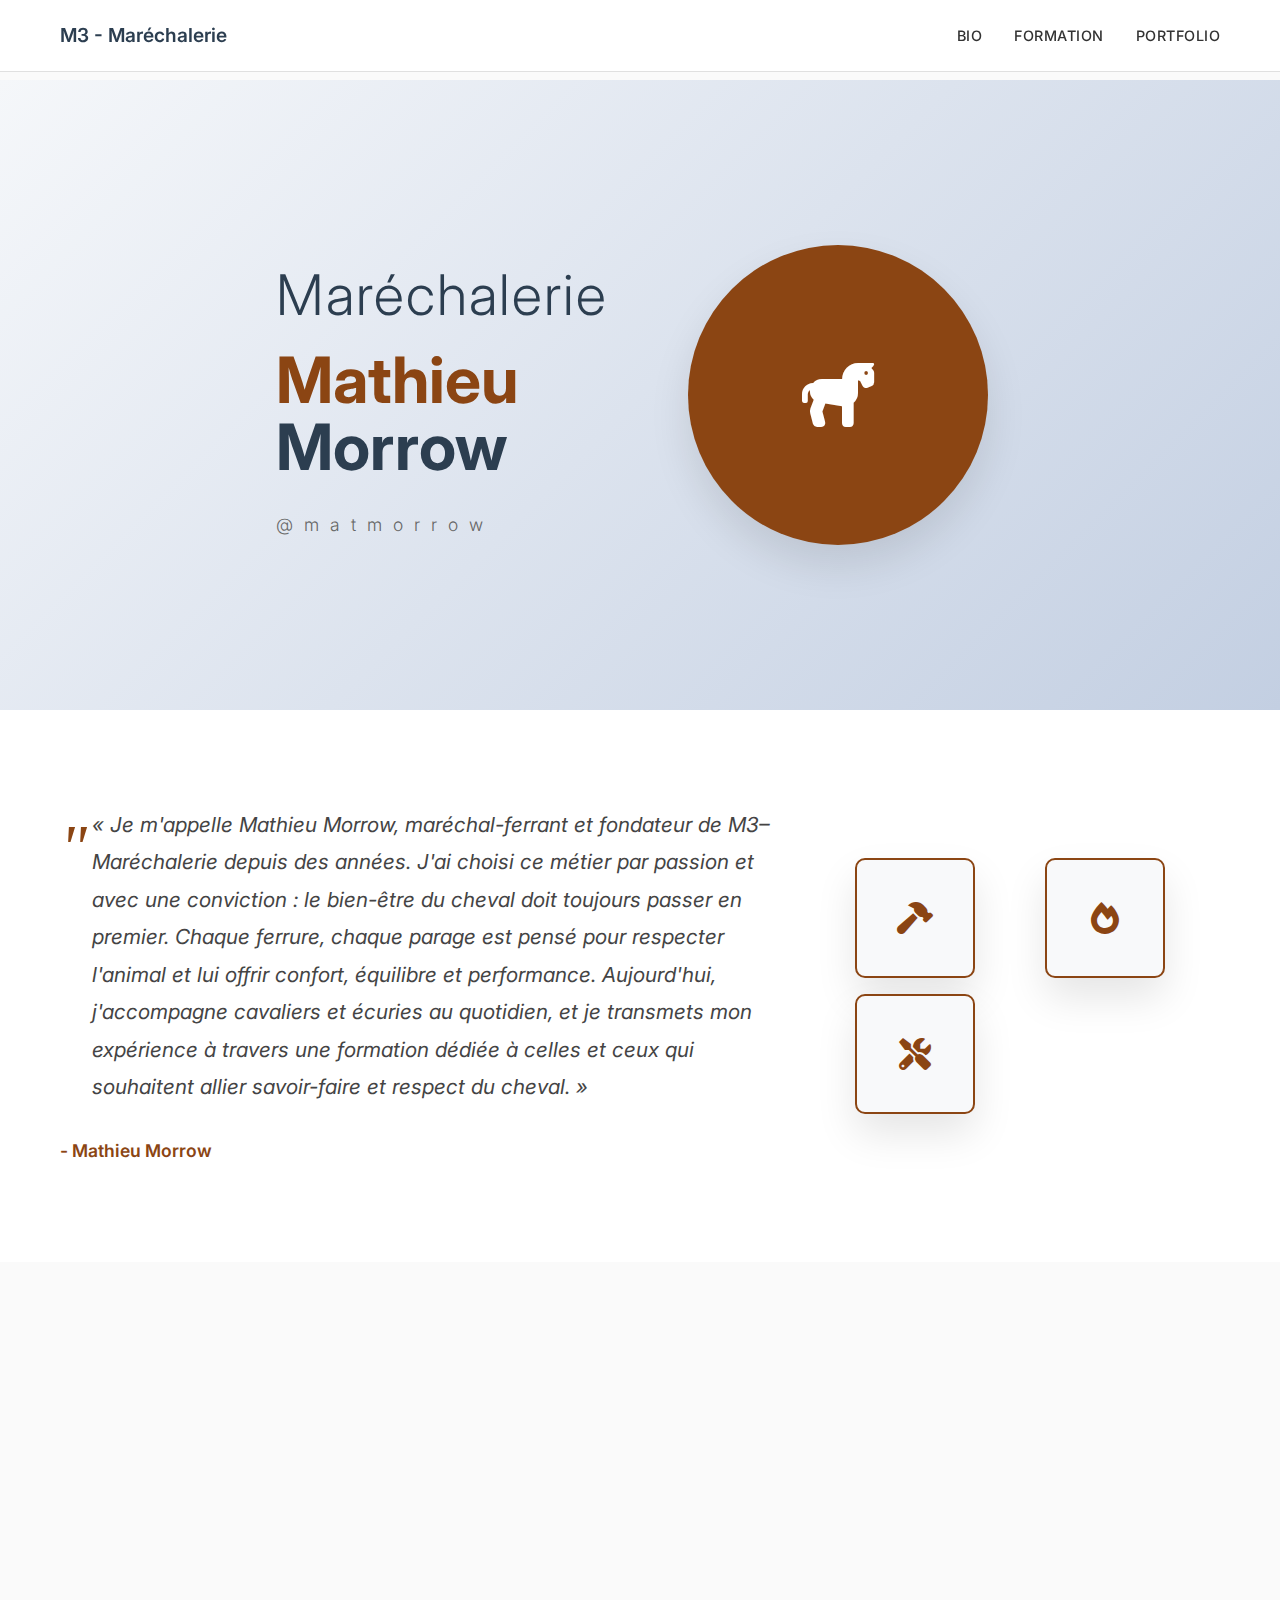
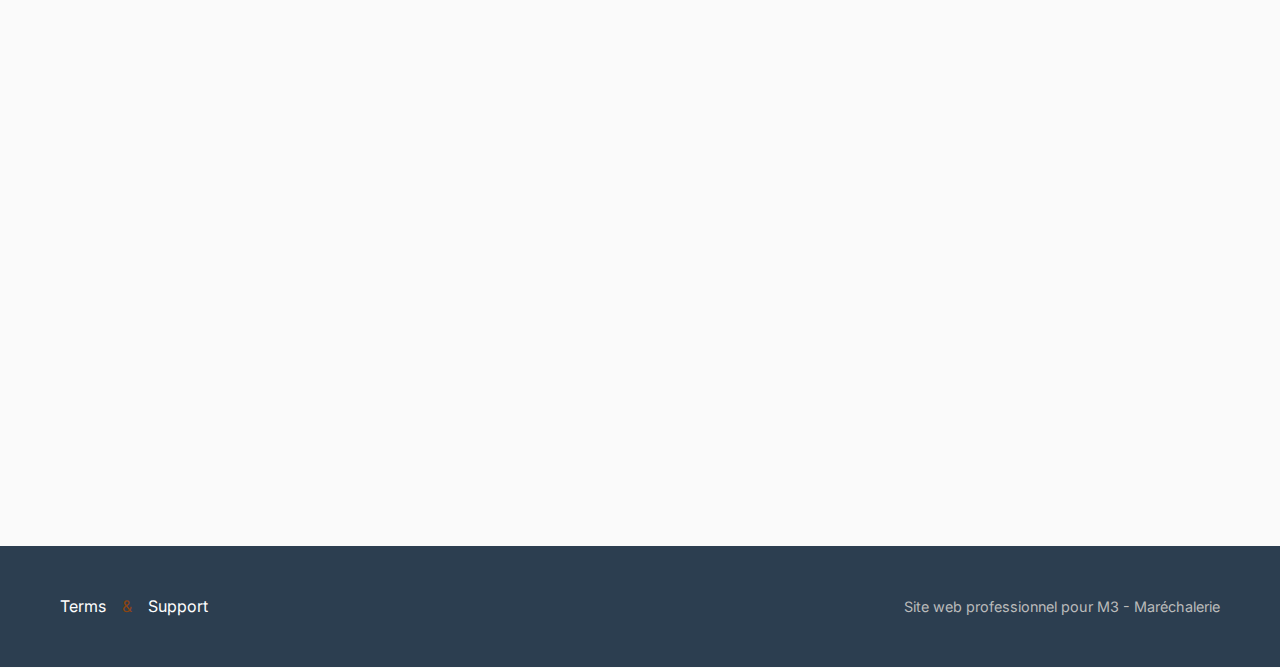
<file: index.html>
<!DOCTYPE html>
<html lang="fr">
<head>
    <meta charset="UTF-8">
    <meta name="viewport" content="width=device-width, initial-scale=1.0">
    <title>M3 - Maréchalerie | Mathieu Morrow</title>
    <link rel="stylesheet" href="styles.css">
    <link href="https://fonts.googleapis.com/css2?family=Inter:wght@300;400;500;600;700&display=swap" rel="stylesheet">
    <link rel="stylesheet" href="https://cdnjs.cloudflare.com/ajax/libs/font-awesome/6.0.0/css/all.min.css">
</head>
<body>
    <!-- Navigation -->
    <nav class="navbar">
        <div class="nav-container">
            <div class="nav-logo">
                <h3>M3 - Maréchalerie</h3>
            </div>
            <div class="nav-menu">
                <a href="#bio" class="nav-link">BIO</a>
                <a href="#formation" class="nav-link">FORMATION</a>
                <a href="#portfolio" class="nav-link">PORTFOLIO</a>
            </div>
            <div class="hamburger">
                <span></span>
                <span></span>
                <span></span>
            </div>
        </div>
    </nav>

    <!-- Hero Section -->
    <section class="hero">
        <div class="hero-container">
            <div class="hero-content">
                <h1 class="hero-title">Maréchalerie</h1>
                <h2 class="hero-name">Mathieu</h2>
                <h2 class="hero-surname">Morrow</h2>
                <div class="hero-social">
                    <p>@ m a t m o r r o w</p>
                </div>
            </div>
            <div class="hero-image">
                <div class="image-placeholder">
                    <i class="fas fa-horse"></i>
                </div>
            </div>
        </div>
    </section>

    <!-- Bio Section -->
    <section id="bio" class="bio">
        <div class="container">
            <div class="bio-content">
                <div class="bio-text">
                    <blockquote>
                        « Je m'appelle Mathieu Morrow, maréchal-ferrant et fondateur de M3–Maréchalerie depuis des années. J'ai choisi ce métier par passion et avec une conviction : le bien-être du cheval doit toujours passer en premier. Chaque ferrure, chaque parage est pensé pour respecter l'animal et lui offrir confort, équilibre et performance. Aujourd'hui, j'accompagne cavaliers et écuries au quotidien, et je transmets mon expérience à travers une formation dédiée à celles et ceux qui souhaitent allier savoir-faire et respect du cheval. »
                    </blockquote>
                    <cite>- Mathieu Morrow</cite>
                </div>
                <div class="bio-images">
                    <div class="image-grid">
                        <div class="image-placeholder small">
                            <i class="fas fa-hammer"></i>
                        </div>
                        <div class="image-placeholder small">
                            <i class="fas fa-fire"></i>
                        </div>
                        <div class="image-placeholder small">
                            <i class="fas fa-tools"></i>
                        </div>
                    </div>
                </div>
            </div>
        </div>
    </section>

    <!-- Guide Gratuit Section -->
    <section class="guide-section">
        <div class="container">
            <div class="guide-content">
                <div class="guide-header">
                    <h2>RECEVOIR SON PREMIER GUIDE GRATUIT</h2>
                    <p>En effet recevez gratuitement votre premier guide de maréchalerie ! Remplissez simplement vos coordonnées (nom, prénom, âge, email) peu importe votre niveau. Vous le recevrez par email votre guide pour découvrir les bases et vous initier à l'art de la maréchalerie.</p>
                    <p class="privacy-note">*pas d'inquiétudes vos données sont protégées!</p>
                    <p class="guide-quote">-"Un guide gratuit pour comprendre les fondamentaux de la maréchalerie — votre première étape vers la formation."</p>
                    <span class="step-number">.01</span>
                </div>
                
                <div class="form-section">
                    <h3>REMPLIR SES COORDONNÉES POUR RECEVOIR SON PREMIER GUIDE</h3>
                    <form class="guide-form" id="guideForm">
                        <div class="form-group">
                            <label for="email">ADRESSE MAIL</label>
                            <input type="email" id="email" name="email" placeholder="votre@email.fr" required>
                        </div>
                        <div class="form-group">
                            <label for="nom">NOM</label>
                            <input type="text" id="nom" name="nom" placeholder="LAURENT" required>
                        </div>
                        <div class="form-group">
                            <label for="prenom">PRÉNOM</label>
                            <input type="text" id="prenom" name="prenom" placeholder="MATISSE" required>
                        </div>
                        <div class="form-group">
                            <label for="date">DATE DE NAISSANCE</label>
                            <input type="date" id="date" name="date" required>
                        </div>
                        <button type="submit" class="submit-btn">RECEVOIR LE GUIDE</button>
                        <p class="delivery-note">(LE GUIDE PEUT PRENDRE UNE À DEUX HEURES POUR ARRIVER)</p>
                    </form>
                </div>
            </div>
        </div>
    </section>

    <!-- Formation Section -->
    <section id="formation" class="formation">
        <div class="container">
            <div class="formation-content">
                <div class="formation-header">
                    <h2>la formation</h2>
                    <span class="step-number">.02</span>
                </div>
                <div class="formation-description">
                    <h3>« M3 – De la forge au bien-être du cheval : devenez maréchal-ferrant. »</h3>
                    <p>Nous proposons une formation complète et professionnalisante pour apprendre la forge, le parage et la ferrure, tout en maîtrisant la locomotion et le bien-être du cheval. Alliez tradition et techniques modernes pour exercer un métier reconnu et recherché dans le monde équestre.</p>
                    <p class="formation-subtitle">-Apprendre le métier, pas à pas</p>
                </div>
            </div>
        </div>
    </section>

    <!-- Portfolio Section -->
    <section id="portfolio" class="portfolio">
        <div class="container">
            <div class="portfolio-header">
                <h2>PORTFOLIO</h2>
                <span class="step-number">03.</span>
            </div>
            <div class="portfolio-grid">
                <div class="portfolio-item">
                    <div class="image-placeholder">
                        <i class="fas fa-camera"></i>
                        <p>Travaux de ferrure</p>
                    </div>
                </div>
                <div class="portfolio-item">
                    <div class="image-placeholder">
                        <i class="fas fa-camera"></i>
                        <p>Formation en action</p>
                    </div>
                </div>
                <div class="portfolio-item">
                    <div class="image-placeholder">
                        <i class="fas fa-camera"></i>
                        <p>Outils et techniques</p>
                    </div>
                </div>
            </div>
        </div>
    </section>

    <!-- Footer -->
    <footer class="footer">
        <div class="container">
            <div class="footer-content">
                <div class="footer-links">
                    <a href="#terms">Terms</a>
                    <span>&</span>
                    <a href="#support">Support</a>
                </div>
                <div class="footer-note">
                    <p>Site web professionnel pour M3 - Maréchalerie</p>
                </div>
            </div>
        </div>
    </footer>

    <script src="script.js"></script>
</body>
</html>
</file>
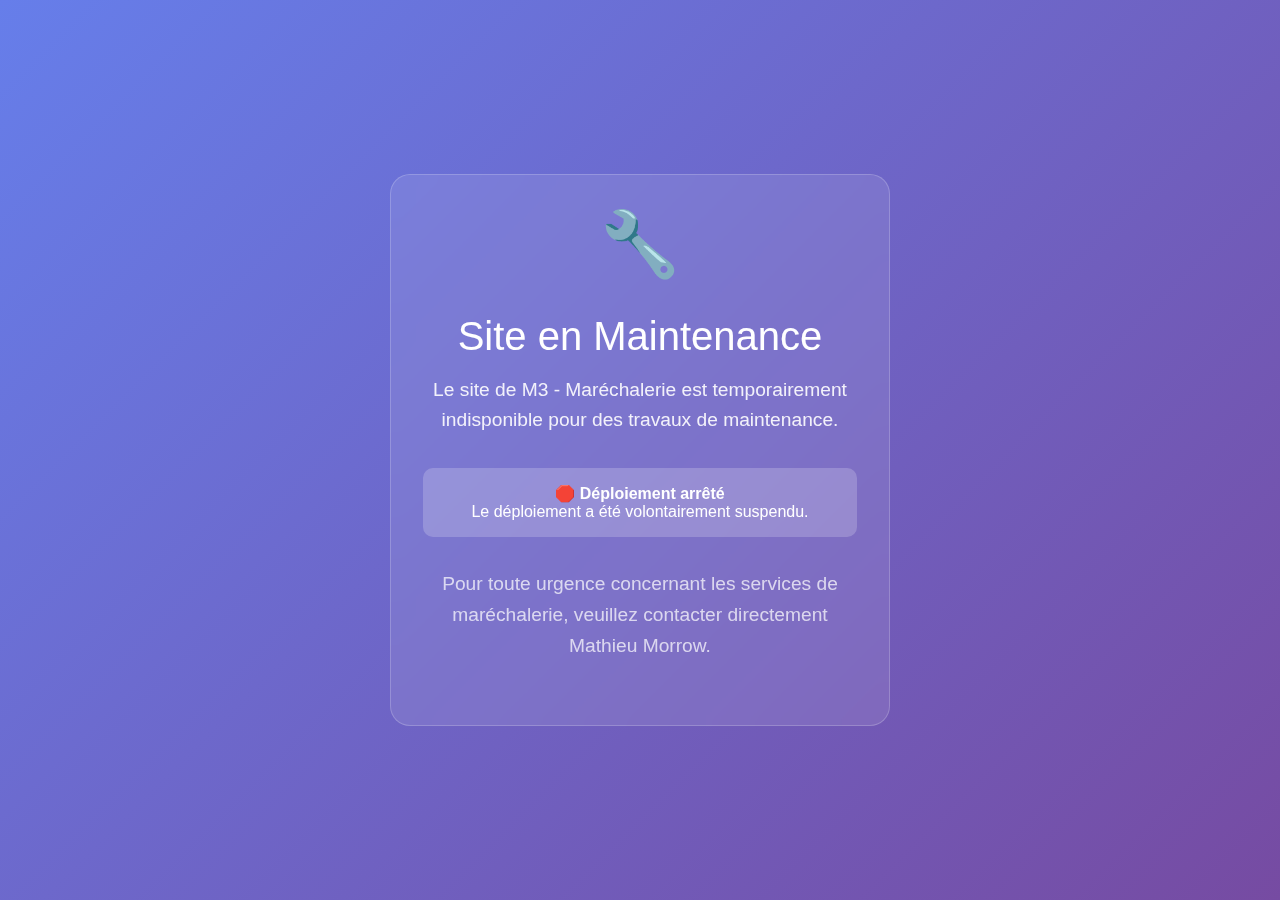
<file: maintenance.html>
<!DOCTYPE html>
<html lang="fr">
<head>
    <meta charset="UTF-8">
    <meta name="viewport" content="width=device-width, initial-scale=1.0">
    <title>Site en Maintenance - M3 Maréchalerie</title>
    <style>
        * {
            margin: 0;
            padding: 0;
            box-sizing: border-box;
        }
        
        body {
            font-family: 'Arial', sans-serif;
            background: linear-gradient(135deg, #667eea 0%, #764ba2 100%);
            min-height: 100vh;
            display: flex;
            align-items: center;
            justify-content: center;
            color: white;
        }
        
        .maintenance-container {
            text-align: center;
            padding: 2rem;
            background: rgba(255, 255, 255, 0.1);
            border-radius: 20px;
            backdrop-filter: blur(10px);
            border: 1px solid rgba(255, 255, 255, 0.2);
            max-width: 500px;
            margin: 0 auto;
        }
        
        .maintenance-icon {
            font-size: 4rem;
            margin-bottom: 2rem;
            color: #ffd700;
        }
        
        h1 {
            font-size: 2.5rem;
            margin-bottom: 1rem;
            font-weight: 300;
        }
        
        p {
            font-size: 1.2rem;
            line-height: 1.6;
            margin-bottom: 2rem;
            opacity: 0.9;
        }
        
        .status {
            background: rgba(255, 255, 255, 0.2);
            padding: 1rem;
            border-radius: 10px;
            margin-top: 2rem;
        }
        
        .contact {
            margin-top: 2rem;
            font-size: 0.9rem;
            opacity: 0.8;
        }
        
        @media (max-width: 600px) {
            h1 {
                font-size: 2rem;
            }
            
            p {
                font-size: 1rem;
            }
            
            .maintenance-container {
                margin: 1rem;
                padding: 1.5rem;
            }
        }
    </style>
</head>
<body>
    <div class="maintenance-container">
        <div class="maintenance-icon">🔧</div>
        <h1>Site en Maintenance</h1>
        <p>Le site de M3 - Maréchalerie est temporairement indisponible pour des travaux de maintenance.</p>
        
        <div class="status">
            <strong>🛑 Déploiement arrêté</strong><br>
            Le déploiement a été volontairement suspendu.
        </div>
        
        <div class="contact">
            <p>Pour toute urgence concernant les services de maréchalerie, veuillez contacter directement Mathieu Morrow.</p>
        </div>
    </div>
</body>
</html>
</file>
<file: styles.css>
/* Reset et styles de base */
* {
    margin: 0;
    padding: 0;
    box-sizing: border-box;
}

body {
    font-family: 'Inter', sans-serif;
    line-height: 1.6;
    color: #333;
    background-color: #fafafa;
}

.container {
    max-width: 1200px;
    margin: 0 auto;
    padding: 0 20px;
}

/* Navigation */
.navbar {
    position: fixed;
    top: 0;
    width: 100%;
    background: rgba(255, 255, 255, 0.95);
    backdrop-filter: blur(10px);
    border-bottom: 1px solid #e0e0e0;
    z-index: 1000;
    padding: 1rem 0;
}

.nav-container {
    max-width: 1200px;
    margin: 0 auto;
    padding: 0 20px;
    display: flex;
    justify-content: space-between;
    align-items: center;
}

.nav-logo h3 {
    font-weight: 600;
    color: #2c3e50;
    font-size: 1.2rem;
}

.nav-menu {
    display: flex;
    gap: 2rem;
}

.nav-link {
    text-decoration: none;
    color: #333;
    font-weight: 500;
    font-size: 0.9rem;
    letter-spacing: 0.5px;
    transition: color 0.3s ease;
    padding: 0.5rem 0;
}

.nav-link:hover {
    color: #8B4513;
}

.hamburger {
    display: none;
    flex-direction: column;
    cursor: pointer;
    gap: 4px;
}

.hamburger span {
    width: 25px;
    height: 3px;
    background: #333;
    transition: 0.3s;
}

/* Hero Section */
.hero {
    margin-top: 80px;
    padding: 4rem 0;
    background: linear-gradient(135deg, #f5f7fa 0%, #c3cfe2 100%);
    min-height: 70vh;
    display: flex;
    align-items: center;
}

.hero-container {
    max-width: 1200px;
    margin: 0 auto;
    padding: 0 20px;
    display: grid;
    grid-template-columns: 1fr 1fr;
    gap: 4rem;
    align-items: center;
}

.hero-content {
    text-align: left;
}

.hero-title {
    font-size: 3.5rem;
    font-weight: 300;
    color: #2c3e50;
    margin-bottom: 0.5rem;
    letter-spacing: 2px;
}

.hero-name {
    font-size: 4rem;
    font-weight: 700;
    color: #8B4513;
    margin-bottom: 0.2rem;
    line-height: 1;
}

.hero-surname {
    font-size: 4rem;
    font-weight: 700;
    color: #2c3e50;
    margin-bottom: 2rem;
    line-height: 1;
}

.hero-social {
    font-size: 1.1rem;
    color: #666;
    letter-spacing: 3px;
    font-weight: 300;
}

.hero-image {
    display: flex;
    justify-content: center;
    align-items: center;
}

.image-placeholder {
    width: 300px;
    height: 300px;
    background: #8B4513;
    border-radius: 50%;
    display: flex;
    align-items: center;
    justify-content: center;
    color: white;
    font-size: 4rem;
    box-shadow: 0 20px 40px rgba(0,0,0,0.1);
}

/* Bio Section */
.bio {
    padding: 6rem 0;
    background: white;
}

.bio-content {
    display: grid;
    grid-template-columns: 2fr 1fr;
    gap: 4rem;
    align-items: center;
}

.bio-text blockquote {
    font-size: 1.3rem;
    line-height: 1.8;
    color: #444;
    font-style: italic;
    margin-bottom: 2rem;
    position: relative;
    padding-left: 2rem;
}

.bio-text blockquote::before {
    content: '"';
    font-size: 4rem;
    color: #8B4513;
    position: absolute;
    left: 0;
    top: -1rem;
    font-family: serif;
}

.bio-text cite {
    font-size: 1.1rem;
    color: #8B4513;
    font-weight: 600;
    font-style: normal;
}

.image-grid {
    display: grid;
    grid-template-columns: 1fr 1fr;
    gap: 1rem;
}

.image-placeholder.small {
    width: 120px;
    height: 120px;
    background: #f8f9fa;
    border: 2px solid #8B4513;
    border-radius: 10px;
    font-size: 2rem;
    color: #8B4513;
}

/* Guide Section */
.guide-section {
    padding: 6rem 0;
    background: #f8f9fa;
}

.guide-content {
    display: grid;
    grid-template-columns: 1fr 1fr;
    gap: 4rem;
    align-items: start;
}

.guide-header h2 {
    font-size: 2.5rem;
    color: #2c3e50;
    margin-bottom: 2rem;
    font-weight: 600;
}

.guide-header p {
    margin-bottom: 1rem;
    color: #666;
    line-height: 1.6;
}

.privacy-note {
    font-size: 0.9rem;
    color: #8B4513;
    font-style: italic;
}

.guide-quote {
    font-style: italic;
    color: #444;
    margin: 2rem 0;
    font-size: 1.1rem;
}

.step-number {
    font-size: 6rem;
    color: #8B4513;
    font-weight: 300;
    opacity: 0.3;
    display: block;
    margin-top: 2rem;
}

.form-section h3 {
    font-size: 1.5rem;
    color: #2c3e50;
    margin-bottom: 2rem;
    font-weight: 600;
}

.guide-form {
    background: white;
    padding: 2rem;
    border-radius: 10px;
    box-shadow: 0 10px 30px rgba(0,0,0,0.1);
}

.form-group {
    margin-bottom: 1.5rem;
}

.form-group label {
    display: block;
    margin-bottom: 0.5rem;
    font-weight: 600;
    color: #333;
    font-size: 0.9rem;
    letter-spacing: 0.5px;
}

.form-group input {
    width: 100%;
    padding: 0.8rem;
    border: 2px solid #e0e0e0;
    border-radius: 5px;
    font-size: 1rem;
    transition: border-color 0.3s ease;
}

.form-group input:focus {
    outline: none;
    border-color: #8B4513;
}

.submit-btn {
    width: 100%;
    padding: 1rem;
    background: #8B4513;
    color: white;
    border: none;
    border-radius: 5px;
    font-size: 1rem;
    font-weight: 600;
    cursor: pointer;
    transition: background-color 0.3s ease;
    letter-spacing: 0.5px;
}

.submit-btn:hover {
    background: #6d3510;
}

.delivery-note {
    text-align: center;
    margin-top: 1rem;
    font-size: 0.8rem;
    color: #666;
    font-style: italic;
}

/* Formation Section */
.formation {
    padding: 6rem 0;
    background: white;
}

.formation-content {
    text-align: center;
    max-width: 800px;
    margin: 0 auto;
}

.formation-header {
    position: relative;
    margin-bottom: 3rem;
}

.formation-header h2 {
    font-size: 3rem;
    color: #2c3e50;
    font-weight: 300;
    margin-bottom: 2rem;
}

.formation-description h3 {
    font-size: 1.8rem;
    color: #8B4513;
    margin-bottom: 2rem;
    font-style: italic;
    line-height: 1.4;
}

.formation-description p {
    font-size: 1.2rem;
    color: #666;
    line-height: 1.8;
    margin-bottom: 2rem;
}

.formation-subtitle {
    font-style: italic;
    color: #8B4513;
    font-weight: 500;
}

/* Portfolio Section */
.portfolio {
    padding: 6rem 0;
    background: #f8f9fa;
}

.portfolio-header {
    text-align: center;
    margin-bottom: 4rem;
    position: relative;
}

.portfolio-header h2 {
    font-size: 3rem;
    color: #2c3e50;
    font-weight: 600;
    margin-bottom: 1rem;
}

.portfolio-grid {
    display: grid;
    grid-template-columns: repeat(auto-fit, minmax(300px, 1fr));
    gap: 2rem;
}

.portfolio-item {
    background: white;
    border-radius: 10px;
    overflow: hidden;
    box-shadow: 0 10px 30px rgba(0,0,0,0.1);
    transition: transform 0.3s ease;
}

.portfolio-item:hover {
    transform: translateY(-5px);
}

.portfolio-item .image-placeholder {
    width: 100%;
    height: 250px;
    background: #8B4513;
    display: flex;
    flex-direction: column;
    align-items: center;
    justify-content: center;
    color: white;
    font-size: 2rem;
    border-radius: 0;
}

.portfolio-item .image-placeholder p {
    margin-top: 1rem;
    font-size: 1rem;
    text-align: center;
}

/* Footer */
.footer {
    background: #2c3e50;
    color: white;
    padding: 3rem 0;
    text-align: center;
}

.footer-content {
    display: flex;
    justify-content: space-between;
    align-items: center;
    flex-wrap: wrap;
    gap: 2rem;
}

.footer-links {
    display: flex;
    gap: 1rem;
    align-items: center;
}

.footer-links a {
    color: white;
    text-decoration: none;
    transition: color 0.3s ease;
}

.footer-links a:hover {
    color: #8B4513;
}

.footer-links span {
    color: #8B4513;
}

.footer-note p {
    color: #bbb;
    font-size: 0.9rem;
}

/* Responsive Design */
@media (max-width: 768px) {
    .hamburger {
        display: flex;
    }
    
    .nav-menu {
        display: none;
    }
    
    .hero-container {
        grid-template-columns: 1fr;
        text-align: center;
        gap: 2rem;
    }
    
    .hero-title {
        font-size: 2.5rem;
    }
    
    .hero-name,
    .hero-surname {
        font-size: 3rem;
    }
    
    .bio-content {
        grid-template-columns: 1fr;
        gap: 2rem;
    }
    
    .guide-content {
        grid-template-columns: 1fr;
        gap: 3rem;
    }
    
    .formation-header h2 {
        font-size: 2rem;
    }
    
    .portfolio-header h2 {
        font-size: 2rem;
    }
    
    .footer-content {
        flex-direction: column;
        text-align: center;
    }
    
    .image-placeholder {
        width: 250px;
        height: 250px;
    }
    
    .step-number {
        font-size: 4rem;
    }
}
</file>
